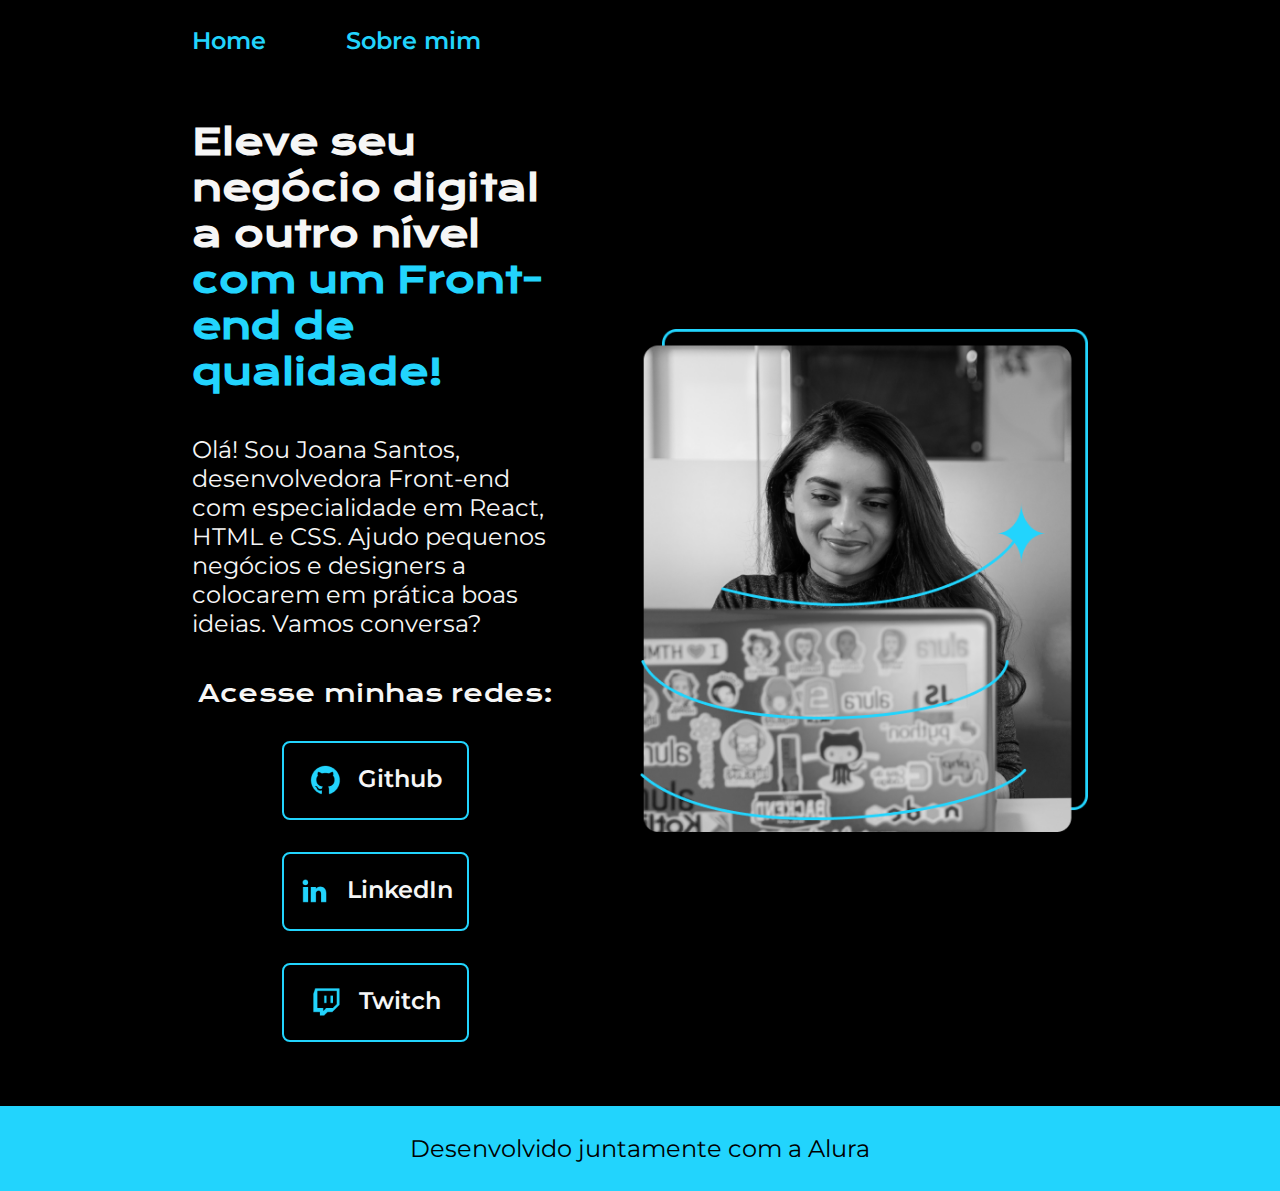
<file: index.html>
<!DOCTYPE html>
<html lang="pt-br">
<head>
    <meta charset="UTF-8">
    <meta name="viewport" content="width=device-width, initial-scale=1.0">
    <title>Portifolio</title>
    <link rel="stylesheet" href="./estilos/style.css">
</head>
<body>
    <header class="cabecalho">
        <nav class="cabecalho__menu">
            <a class="cabecalho__menu__link" href="index.html">Home</a>
            <a class="cabecalho__menu__link" href="about.html">Sobre mim</a>
        </nav>
    </header>
    
    <main class="apresentacao">
        <section class="apresentacao__conteudo">
            <h1 class="apresentacao__conteudo__titulo">Eleve seu negócio digital a outro nível <strong class="titulo-destaque"> com um Front-end de qualidade! </strong></h1>
            <p class="apresentacao__conteudo__texto">
                Olá! Sou Joana Santos, desenvolvedora Front-end com especialidade em React, HTML e CSS. Ajudo pequenos negócios e designers a colocarem em prática boas ideias. Vamos conversa?
            </p>

            <div class="apresentacao__links">
                <h2 class="apresentacao__links__subtitulo">Acesse minhas redes:</h2>
                
                <a  class="apresentacao__links__navegacao" href="https://github.com/rafaballerini">
                    <img src="./assets/github.png">
                    Github
                </a>

                <a  class="apresentacao__links__navegacao" href="https://linkedin.com/in/rafaellaballerini">
                    <img src="./assets/linkedin.png">
                    LinkedIn
                </a>

                <a  class="apresentacao__links__navegacao" href="https://twitch.tv/guilimadev">
                    <img src="./assets/twitch.png">
                    Twitch
                </a>
            </div>
        </section>

        <img class="apresentacao__imagem" src="assets/Imagem.png" alt="foto da Joana">
    
    </main>
    
    <footer class="rodape">
        <p>Desenvolvido juntamente com a Alura</p>
    </footer>
</body>
</html>
</file>
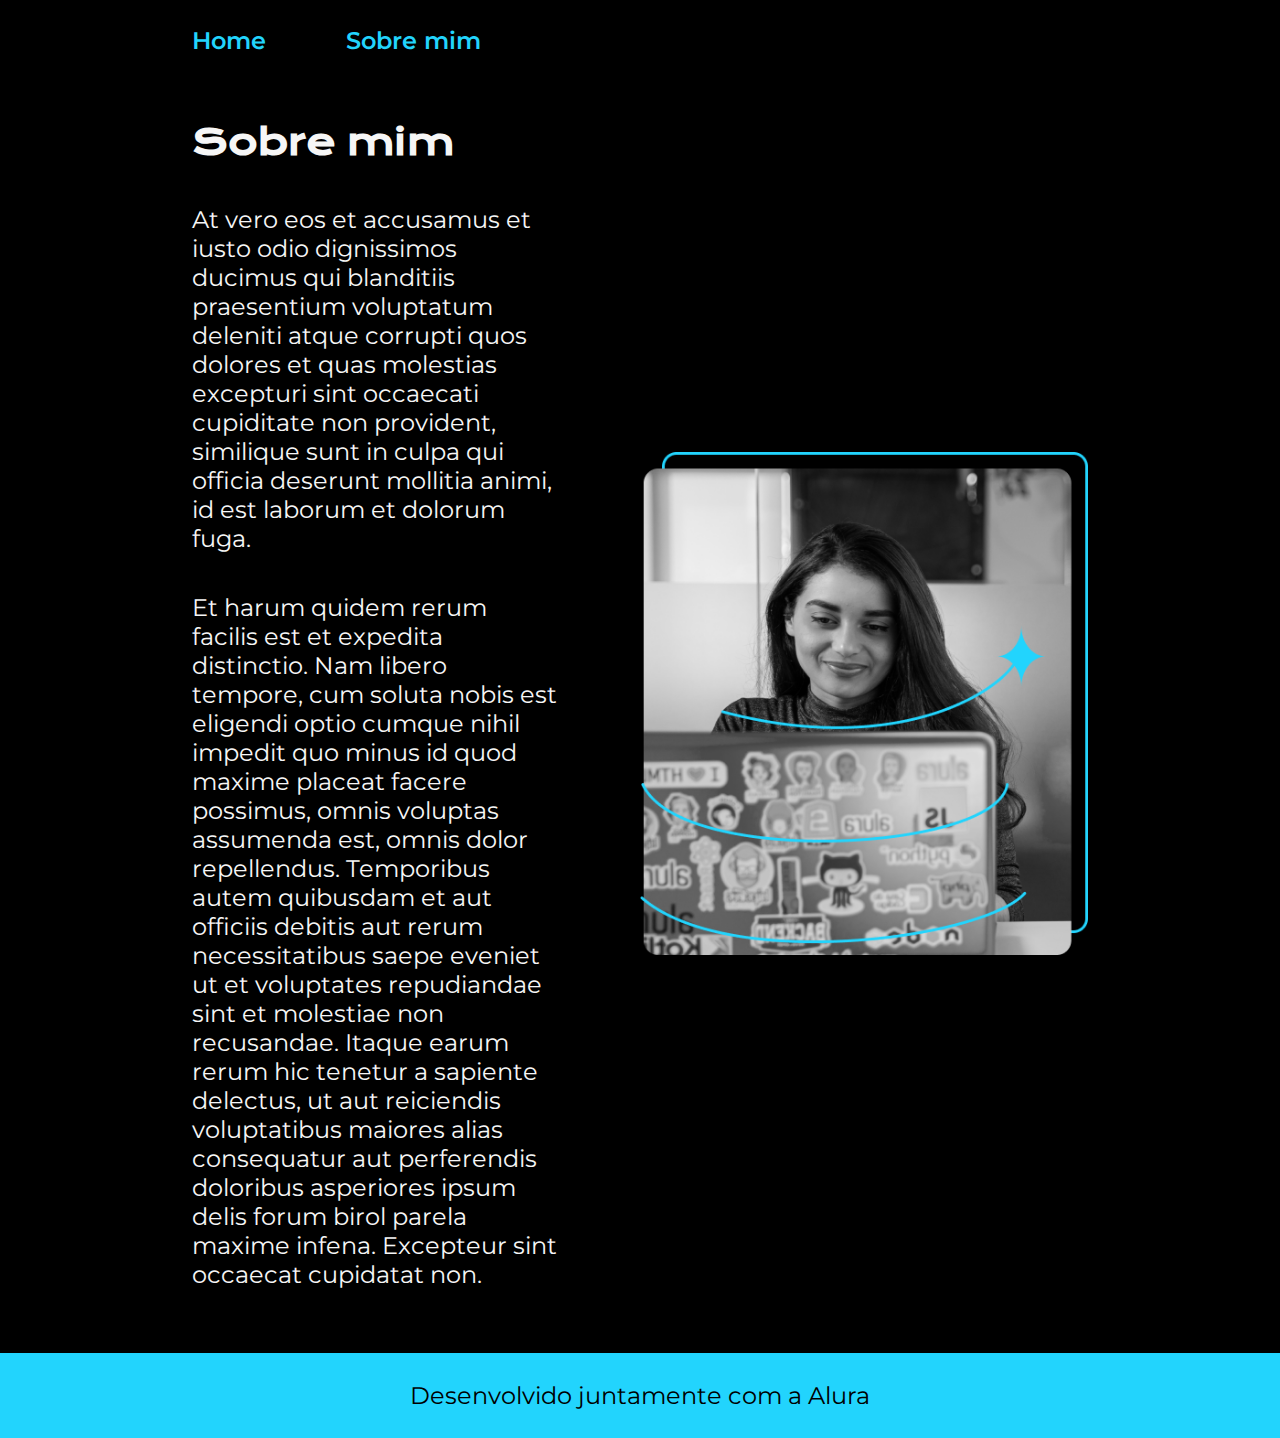
<file: about.html>
<!DOCTYPE html>
<html lang="pt-br">
  <head>
    <meta charset="UTF-8" />
    <meta name="viewport" content="width=device-width, initial-scale=1.0" />
    <title>Sobre mim</title>
    <link rel="stylesheet" href="./estilos/style.css" />
  </head>
  <body>
    <header class="cabecalho">
      <nav class="cabecalho__menu">
        <a class="cabecalho__menu__link" href="index.html">Home</a>
        <a class="cabecalho__menu__link" href="about.html">Sobre mim</a>
      </nav>
    </header>

    <main class="apresentacao">
      <section class="apresentacao__conteudo">
        <h1 class="apresentacao__conteudo__titulo">Sobre mim</h1>

        <p class="apresentacao__conteudo__texto">
          At vero eos et accusamus et iusto odio dignissimos ducimus qui
          blanditiis praesentium voluptatum deleniti atque corrupti quos dolores
          et quas molestias excepturi sint occaecati cupiditate non provident,
          similique sunt in culpa qui officia deserunt mollitia animi, id est
          laborum et dolorum fuga.
        </p>
        <p class="apresentacao__conteudo__texto">
          Et harum quidem rerum facilis est et expedita distinctio. Nam libero
          tempore, cum soluta nobis est eligendi optio cumque nihil impedit quo
          minus id quod maxime placeat facere possimus, omnis voluptas assumenda
          est, omnis dolor repellendus. Temporibus autem quibusdam et aut
          officiis debitis aut rerum necessitatibus saepe eveniet ut et
          voluptates repudiandae sint et molestiae non recusandae. Itaque earum
          rerum hic tenetur a sapiente delectus, ut aut reiciendis voluptatibus
          maiores alias consequatur aut perferendis doloribus asperiores ipsum
          delis forum birol parela maxime infena. Excepteur sint occaecat
          cupidatat non.
        </p>
      </section>
      <img class="apresentacao__imagem" src="assets/Imagem.png" alt="foto da Joana">
    </main>

    <footer class="rodape">
      <p>Desenvolvido juntamente com a Alura</p>
    </footer>
  </body>
</html>
</file>
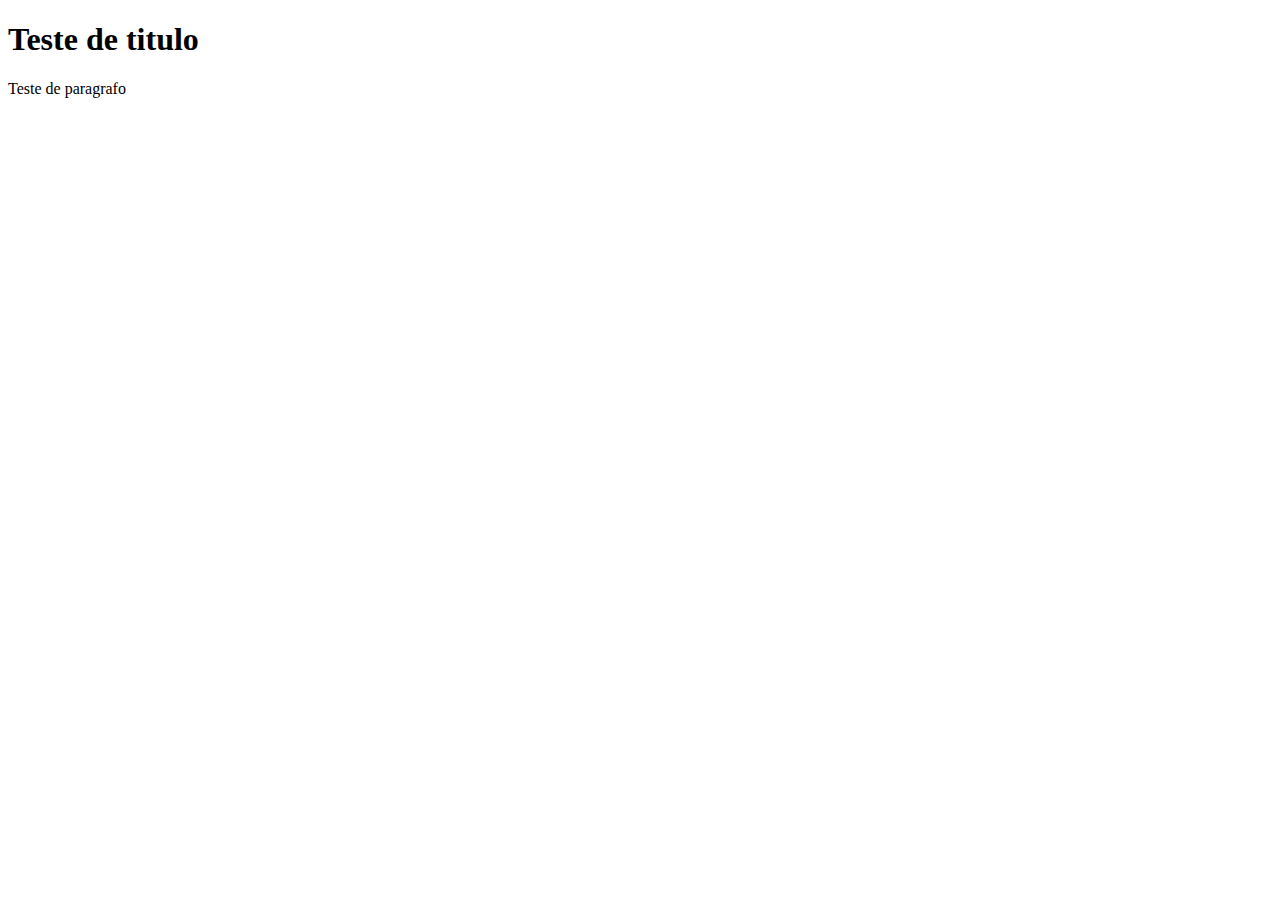
<file: exercicios/2.html>
<!-- 2. Adicionando conteúdo ao HTML
    Agora que a estrutura básica do seu documento HTML está pronta, seu supervisor pediu para adicionar um cabeçalho e um parágrafo ao corpo do documento. Use as tags <h1> para o cabeçalho e <p> para o parágrafo. Escolha um tema para o cabeçalho e escreva um breve parágrafo relacionado a esse tema.
-->

<!DOCTYPE html>
<html>
  <head>
    <title>2</title>
  </head>

  <body>
    <h1>Teste de titulo</h1>
    <p>
        Teste de paragrafo
    </p>
  </body>
</html>
</file>
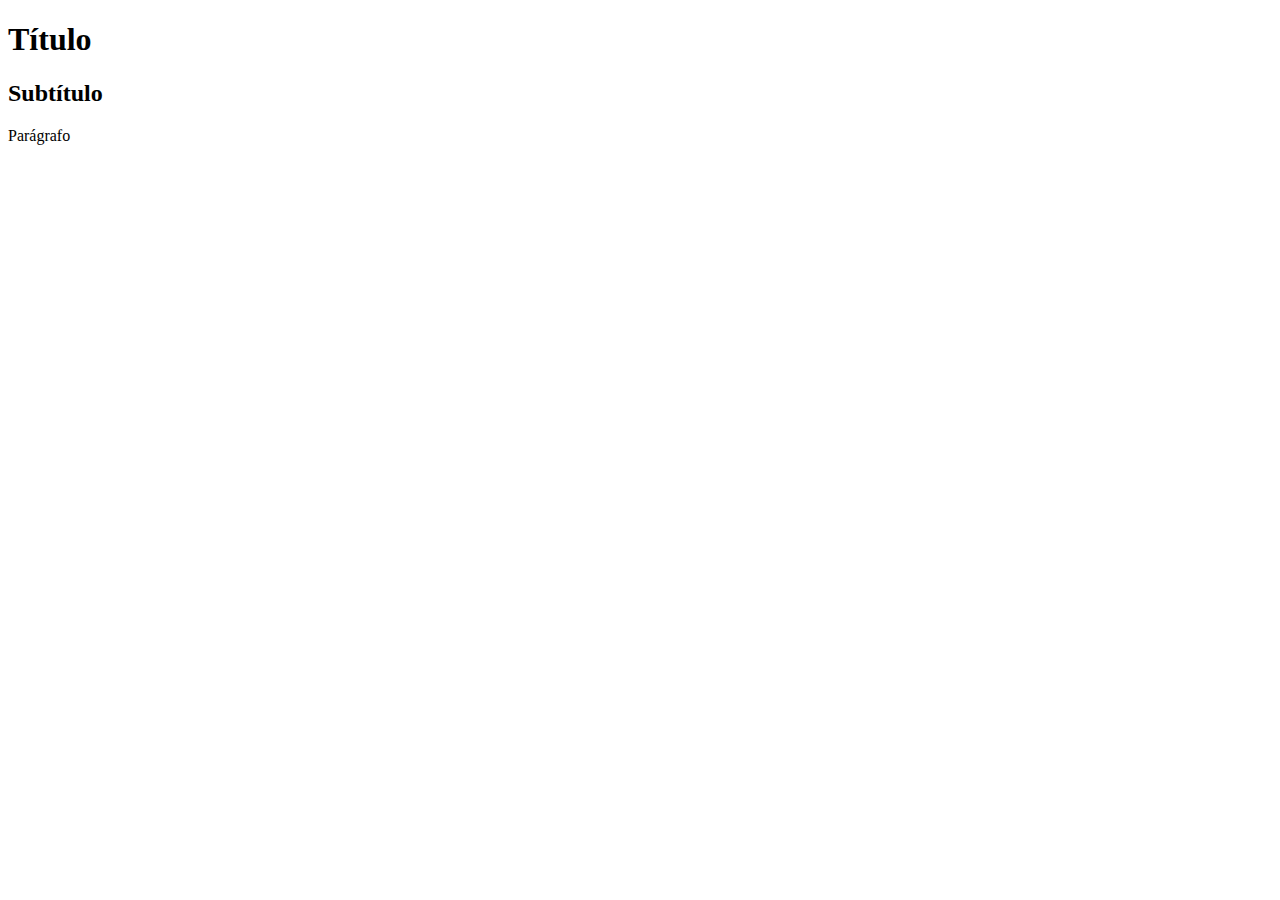
<file: exercicios/4.html>
<!-- 4. Organizando conteúdo com tags HTML 
    Crie um arquivo HTML e adicione um título principal com a tag <h1>, um subtítulo com a tag <h2>, e um parágrafo com a tag <p>. Use textos de sua escolha para cada um destes. Lembre-se de seguir a hierarquia correta das tags e verificar o resultado no navegador.
-->

<!DOCTYPE html>
<html>
<head>
    <meta charset="UTF-8">
    <title>Página 4</title>
</head>
<body>
    <h1>Título</h1>
    <h2>Subtítulo</h2>
    <p>Parágrafo</p>
</body>
</html>
</file>
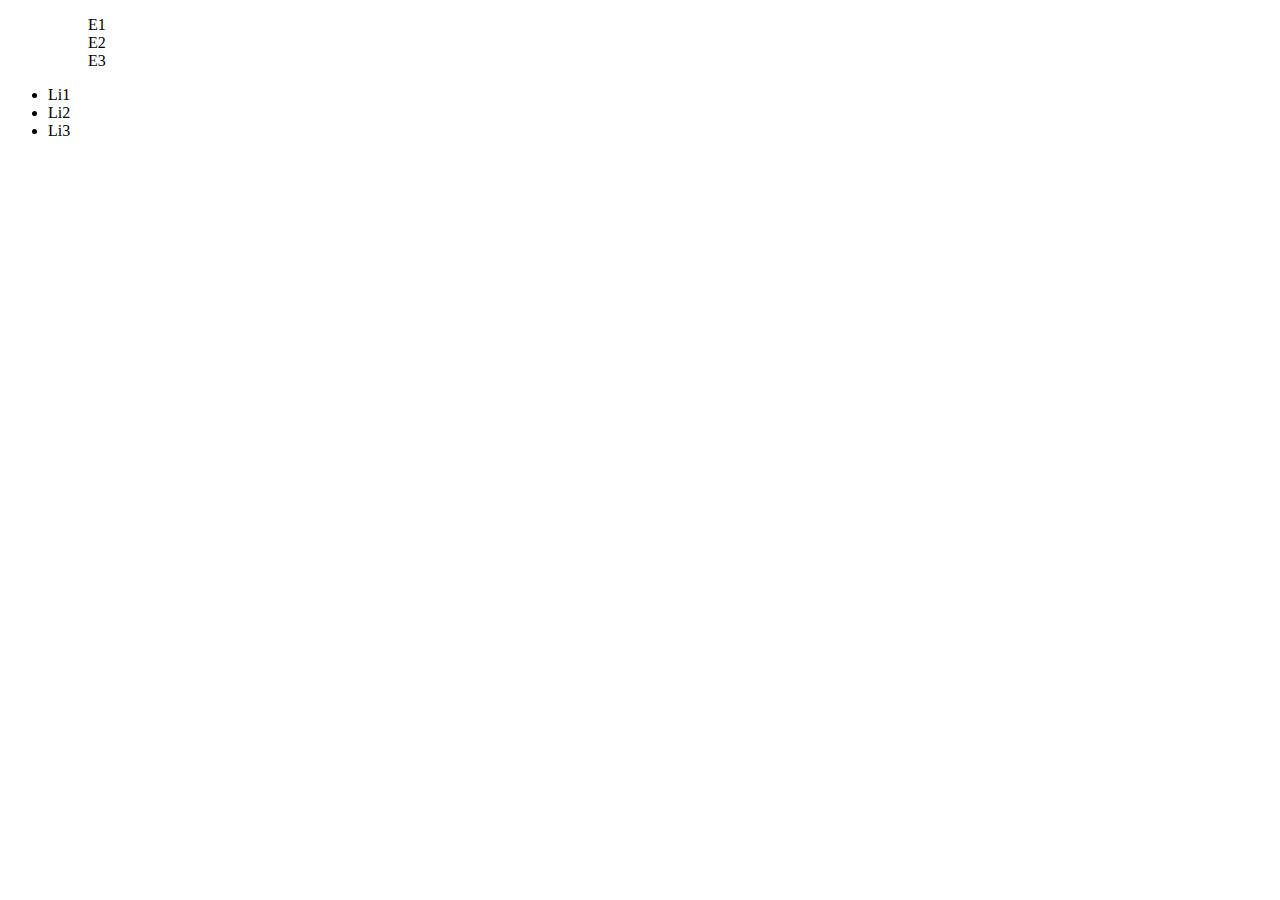
<file: exercicios/5.html>
<!-- 5. Listando Itens em HTML 
    Utilize a tag <ul> para uma lista não ordenada ou <ol> para uma lista ordenada, e <li>para cada item da lista. Verifique o layout no navegador após a inserção.
-->

<!DOCTYPE html>
<html>
<head>
    <meta charset="UTF-8">
    <title>Exercício 5</title>
</head>
<body>

    <ul>
        <ol>E1</ol>
        <ol>E2</ol>
        <ol>E3</ol>
    </ul>

    <ul>
        <li>Li1</li>
        <li>Li2</li>
        <li>Li3</li>
    </ul>
    
</body>
</html>
</file>
<file: estilos/style.css>
@import url('https://fonts.googleapis.com/css2?family=Krona+One&family=Montserrat:wght@400;600&display=swap');

:root{
    --cor--primaria: #000000;
    --cor--secundaria: #f6f6f6;
    --cor--terciaria: #22D4FD;
    --cor--hover: #272727;

    --fonte--primaria: 'krona One', sans-serif;
    --fonte--secundaria: 'Montserrat', sans-serif
}

*{
    margin: 0;
    padding: 0;
}

body{
    /* height: 100vh; */
    box-sizing: border-box;
    background-color: var(--cor--primaria);
    color: var(--cor--secundaria);
}

.cabecalho{
    padding: 2% 0 0 15%; /*Fica na mesma margem que o conteúdo main*/
}

.cabecalho__menu{
    display: flex;
    gap: 80px;
}

.cabecalho__menu__link{
    font-family: var(--fonte--secundaria);
    font-size: 1.5rem;
    font-weight: 600;
    color: var(--cor--terciaria);
    text-decoration: none;
}

.apresentacao{
    padding: 5% 15%;
    display: flex;
    align-items: center;
    justify-content: space-between;
    gap: 82px;
}

.apresentacao__conteudo{
    width: 50%;
    display: flex;
    flex-direction: column;
    gap: 40px;
}

.apresentacao__conteudo__titulo{
    font-size: 2.25rem;
    font-family: var(--fonte--primaria);
}

.titulo-destaque{
    color: var(--cor--terciaria);
}

.apresentacao__conteudo__texto{
    font-size: 1.5rem;
    font-family: var(--fonte--secundaria);
}

.apresentacao__links{
    display: flex;
    flex-direction: column;
    justify-content: space-between;
    align-items: center;
    gap: 32px;
}

.apresentacao__links__subtitulo{
    font-family: var(--fonte--primaria);
    font-weight: 400;
    font-size: 1.5rem;
}

.apresentacao__links__navegacao{
    /* background-color: var(--cor--terciaria); */
    display: flex;
    justify-content: center;
    gap: 16px;
    width: 50%;
    text-align: center;
    border: 2px solid var(--cor--terciaria);
    border-radius: 8px;
    font-size: 1.5rem;
    padding: 21.5px 0;
    text-decoration: none;
    color: #f6f6f6;
    font-family: var(--fonte--secundaria);
    font-weight: 600;
}

.apresentacao__links__link:hover{
    background-color: var(--cor--hover);
}

.apresentacao__imagem{
    width: 50%;
}

.rodape{
    padding: 28px;
    color: var(--cor--primaria);
    background-color: var(--cor--terciaria);
    text-align: center;
    font-family: var(--fonte--secundaria);
    font-size: 1.5rem;
    font-weight: 400;
}

@media (max-width: 1200px){
    .cabecalho{
        padding: 10%;
    }

    .cabecalho__menu{
        justify-content: center;
    }

    .apresentacao{
        flex-direction: column-reverse;
        padding: 5%;
    }

    .apresentacao__conteudo{
        width: auto;
    }

}
</file>
